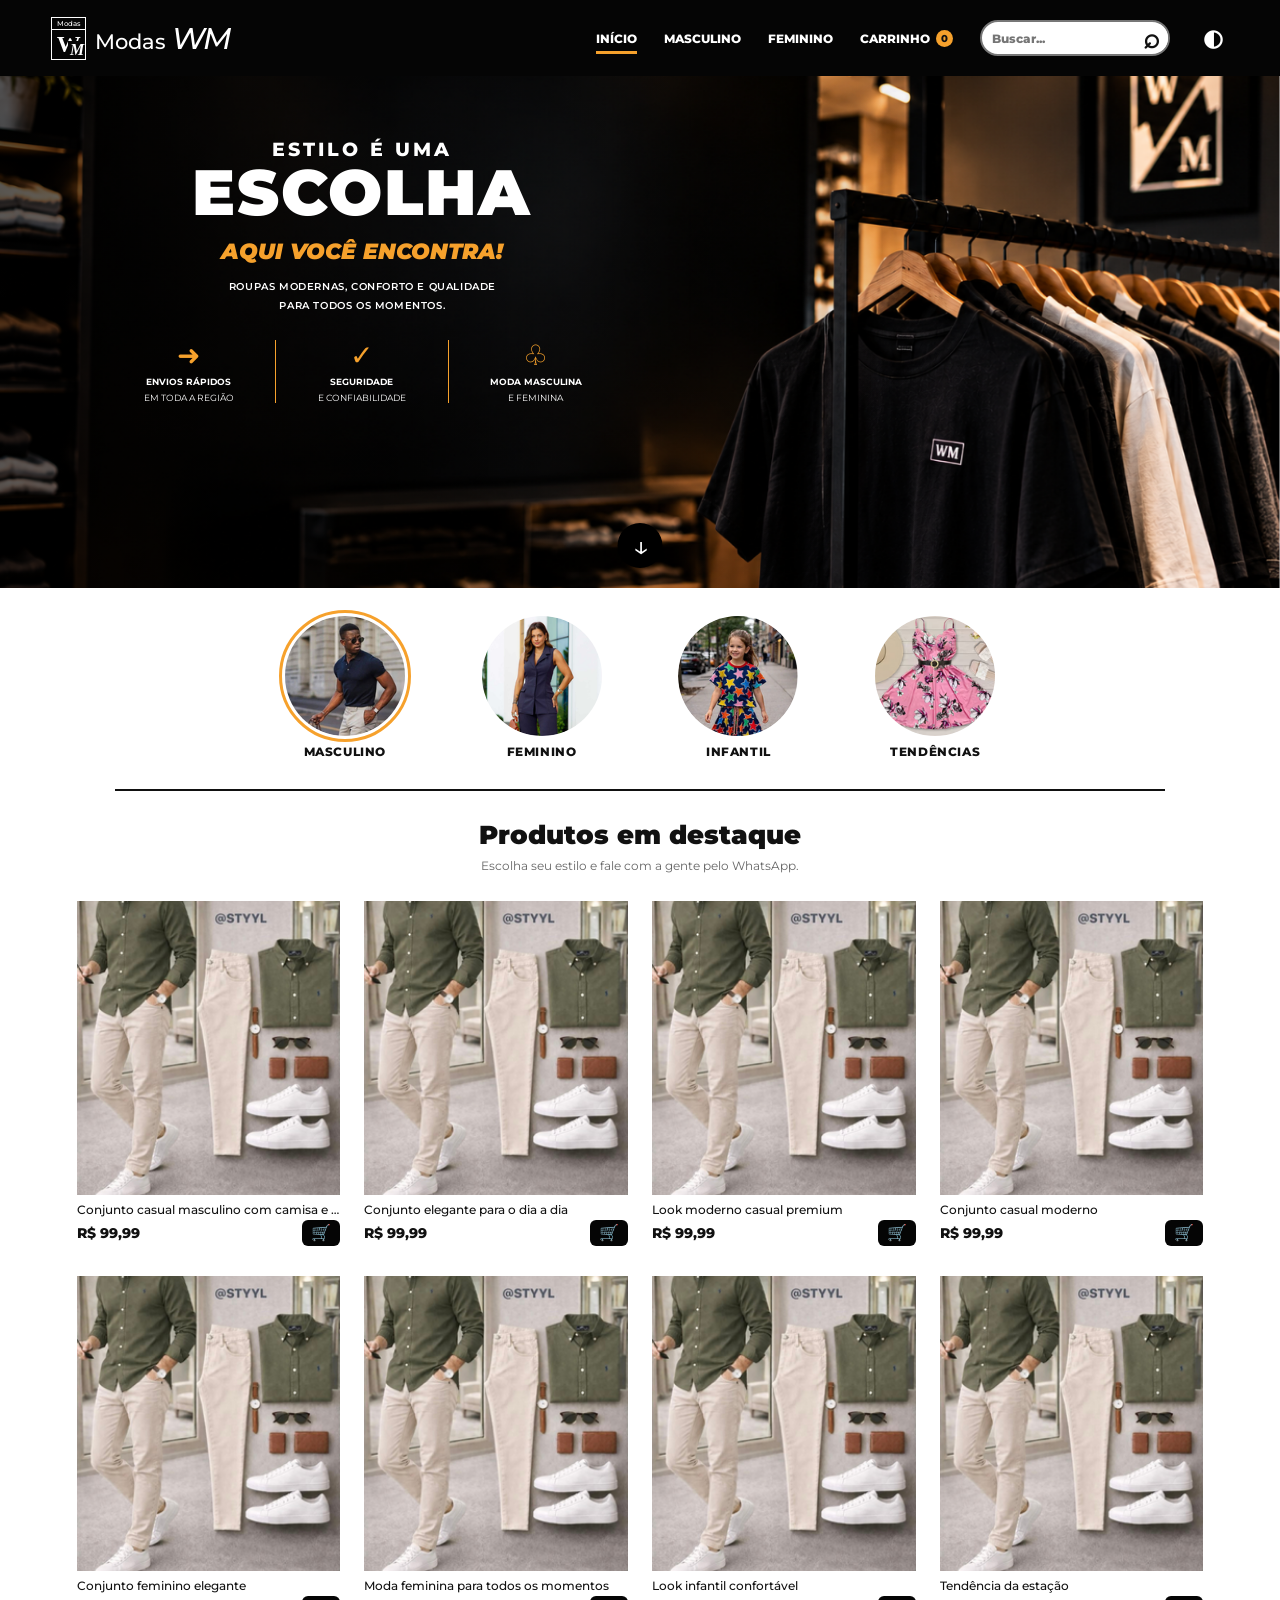
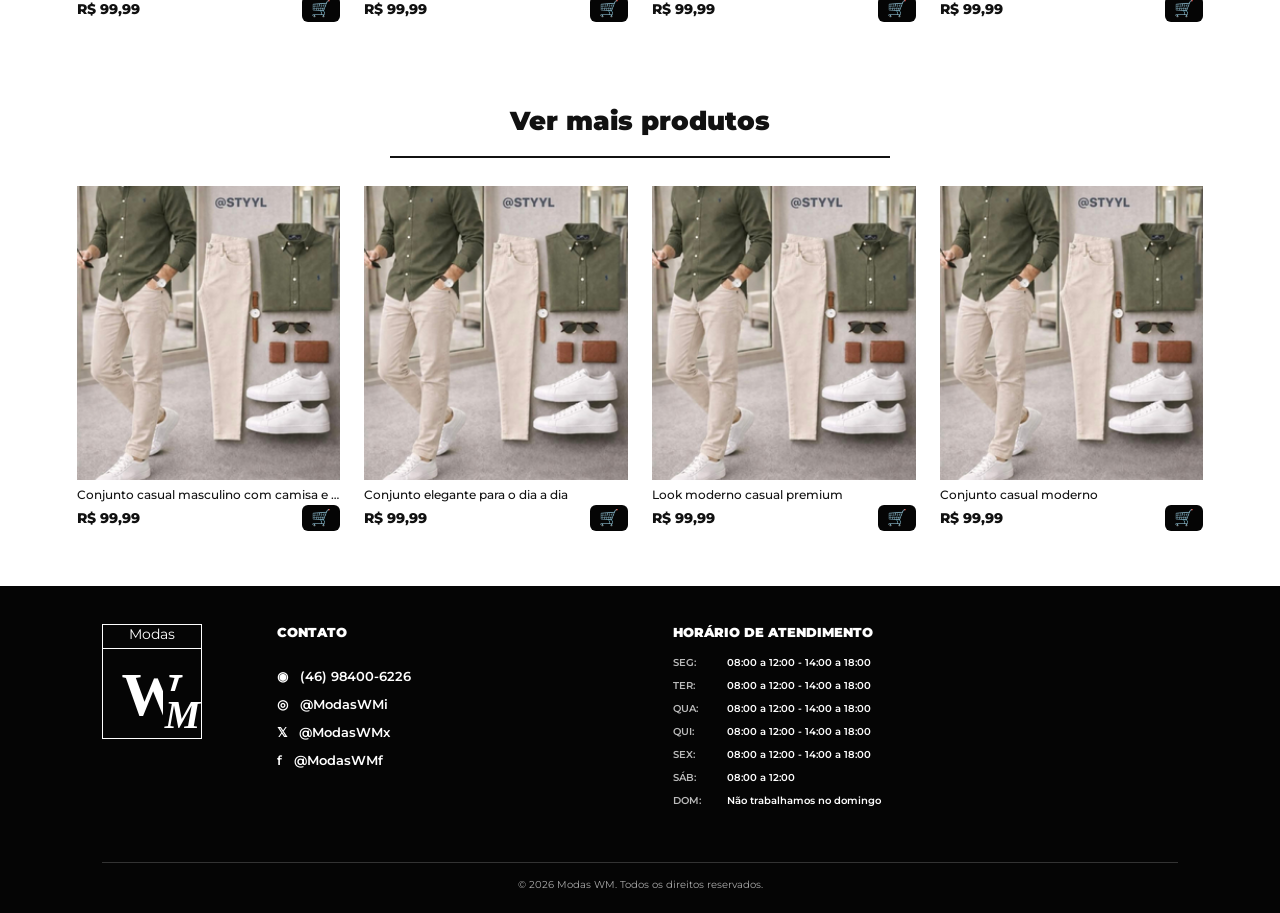
<file: index.html>
<!doctype html>
<html lang="pt-BR">
<head>
  <meta charset="utf-8">
  <meta name="viewport" content="width=device-width, initial-scale=1">
  <meta name="description" content="Modas WM — roupas modernas, conforto e qualidade para todos os momentos.">
  <title>Modas WM | Estilo é uma escolha</title>
  <link rel="preconnect" href="https://fonts.googleapis.com">
  <link rel="preconnect" href="https://fonts.gstatic.com" crossorigin>
  <link href="https://fonts.googleapis.com/css2?family=Montserrat:wght@400;500;600;700;800;900&display=swap" rel="stylesheet">
  <link rel="stylesheet" href="styles.css">
</head>
<body>
  <header class="site-header">
    <a class="brand" href="#inicio" aria-label="Modas WM - início">
      <span class="brand-mark"><small>Modas</small><b>W</b><i>M</i></span>
      <span>Modas <em>WM</em></span>
    </a>
    <button class="menu-toggle" id="menuToggle" aria-label="Abrir menu" aria-expanded="false">☰</button>
    <nav class="main-nav" id="mainNav" aria-label="Menu principal">
      <a class="nav-link active" href="#inicio">Início</a>
      <a class="nav-link" href="#produtos" data-category-link="masculino">Masculino</a>
      <a class="nav-link" href="#produtos" data-category-link="feminino">Feminino</a>
      <a class="nav-link cart-nav" href="carrinho.html">Carrinho <span id="cartCount">0</span></a>
      <label class="search-box"><input id="searchInput" type="search" placeholder="Buscar..." aria-label="Buscar produtos"><button id="searchButton" aria-label="Buscar">⌕</button></label>
      <button class="theme-toggle" id="themeToggle" aria-label="Ativar modo escuro" title="Alternar aparência">◐</button>
    </nav>
  </header>

  <main>
    <section class="hero" id="inicio" aria-label="Apresentação da loja">
      <img src="assets/loja-hero.png" alt="Interior moderno de loja de roupas com camisetas em cabides">
      <div class="hero-copy">
        <p class="eyebrow">ESTILO É UMA</p>
        <h1>ESCOLHA</h1>
        <p class="hero-highlight">AQUI VOCÊ ENCONTRA!</p>
        <p class="hero-description">ROUPAS MODERNAS, CONFORTO E QUALIDADE<br>PARA TODOS OS MOMENTOS.</p>
        <div class="benefits">
          <div><span class="benefit-icon">➜</span><b>ENVIOS RÁPIDOS</b><small>EM TODA A REGIÃO</small></div>
          <div><span class="benefit-icon">✓</span><b>SEGURIDADE</b><small>E CONFIABILIDADE</small></div>
          <div><span class="benefit-icon">♧</span><b>MODA MASCULINA</b><small>E FEMININA</small></div>
        </div>
      </div>
      <a class="scroll-cue" href="#categorias" aria-label="Descer para categorias">↓</a>
    </section>

    <section class="category-section" id="categorias" aria-label="Categorias">
      <div class="category-list">
        <button class="category-card selected" data-category="todos"><img src="assets/categoria-masculino.png" alt=""><span>Masculino</span></button>
        <button class="category-card" data-category="feminino"><img src="assets/categoria-feminino.png" alt=""><span>Feminino</span></button>
        <button class="category-card" data-category="infantil"><img src="assets/categoria-infantil.png" alt=""><span>Infantil</span></button>
        <button class="category-card" data-category="tendencias"><img src="assets/categoria-tendencias.png" alt=""><span>Tendências</span></button>
      </div>
      <div class="category-rule"></div>
    </section>

    <section class="products-section" id="produtos">
      <div class="section-heading">
        <h2 id="productsHeading">Produtos em destaque</h2>
        <p>Escolha seu estilo e fale com a gente pelo WhatsApp.</p>
      </div>
      <div class="product-grid" id="productGrid" aria-live="polite"></div>
      <p class="no-results hidden" id="noResults">Nenhum produto encontrado. Tente outra busca.</p>
    </section>



    <section class="more-products">
      <div class="section-heading">
        <h2>Ver mais produtos</h2>
        <div class="heading-rule"></div>
      </div>
      <div class="product-grid" id="moreProductGrid"></div>
    </section>
  </main>

  <footer class="site-footer">
    <a class="footer-brand" href="#inicio"><span class="brand-mark"><small>Modas</small><b>W</b><i>M</i></span></a>
    <div class="footer-contact">
      <h3>CONTATO</h3>
      <a href="https://wa.me/5546984006226" target="_blank" rel="noopener">◉ &nbsp; (46) 98400-6226</a>
      <a href="https://instagram.com/ModasWMi" target="_blank" rel="noopener">◎ &nbsp; @ModasWMi</a>
      <a href="https://x.com/ModasWMx" target="_blank" rel="noopener">𝕏 &nbsp; @ModasWMx</a>
      <a href="https://facebook.com/ModasWMf" target="_blank" rel="noopener">f &nbsp; @ModasWMf</a>
    </div>
    <div class="opening-hours">
      <h3>HORÁRIO DE ATENDIMENTO</h3>
      <p><span>SEG:</span> 08:00 a 12:00 - 14:00 a 18:00</p>
      <p><span>TER:</span> 08:00 a 12:00 - 14:00 a 18:00</p>
      <p><span>QUA:</span> 08:00 a 12:00 - 14:00 a 18:00</p>
      <p><span>QUI:</span> 08:00 a 12:00 - 14:00 a 18:00</p>
      <p><span>SEX:</span> 08:00 a 12:00 - 14:00 a 18:00</p>
      <p><span>SÁB:</span> 08:00 a 12:00</p>
      <p><span>DOM:</span> Não trabalhamos no domingo</p>
    </div>
    <p class="copyright">© <span id="year"></span> Modas WM. Todos os direitos reservados.</p>
  </footer>

  <dialog class="product-dialog" id="productDialog">
    <button class="dialog-close" id="dialogClose" aria-label="Fechar">×</button>
    <div class="dialog-content">
      <div class="dialog-image-wrap"><img id="dialogImage" src="assets/look-masculino.png" alt="Produto selecionado"></div>
      <div class="dialog-details">
        <p class="dialog-kicker">MODAS WM</p>
        <h2 id="dialogName"></h2>
        <p class="dialog-price" id="dialogPrice"></p>
        <label class="field-label" for="sizeSelect">Tamanho:</label>
        <div class="size-options" id="sizeOptions">
          <button type="button" data-size="P">P</button><button type="button" data-size="M">M</button><button type="button" data-size="G">G</button><button type="button" data-size="GG">GG</button><button type="button" data-size="EG">EG</button>
        </div>
        <p class="field-label">Cor:</p>
        <div class="color-options" id="colorOptions">
          <button type="button" class="color-swatch chosen" data-color="Azul" style="--swatch:#3436a0" aria-label="Azul"></button>
          <button type="button" class="color-swatch" data-color="Branco" style="--swatch:#fff" aria-label="Branco"></button>
          <button type="button" class="color-swatch" data-color="Bege" style="--swatch:#d7c9c2" aria-label="Bege"></button>
          <button type="button" class="color-swatch" data-color="Cinza" style="--swatch:#9f9692" aria-label="Cinza"></button>
          <button type="button" class="color-swatch" data-color="Oliva" style="--swatch:#77715d" aria-label="Oliva"></button>
          <button type="button" class="color-swatch" data-color="Preto" style="--swatch:#4b494e" aria-label="Preto"></button>
        </div>
        <label class="field-label" for="quantityInput">Quantidade:</label>
        <input class="quantity-input" id="quantityInput" type="number" min="1" max="20" value="1">
        <button class="button button-dark add-dialog-button" id="addDialogButton">Adicionar no carrinho</button>
      </div>
    </div>
  </dialog>
  <div class="toast" id="toast" role="status" aria-live="polite"></div>
  <script src="script.js"></script>
</body>
</html>
</file>
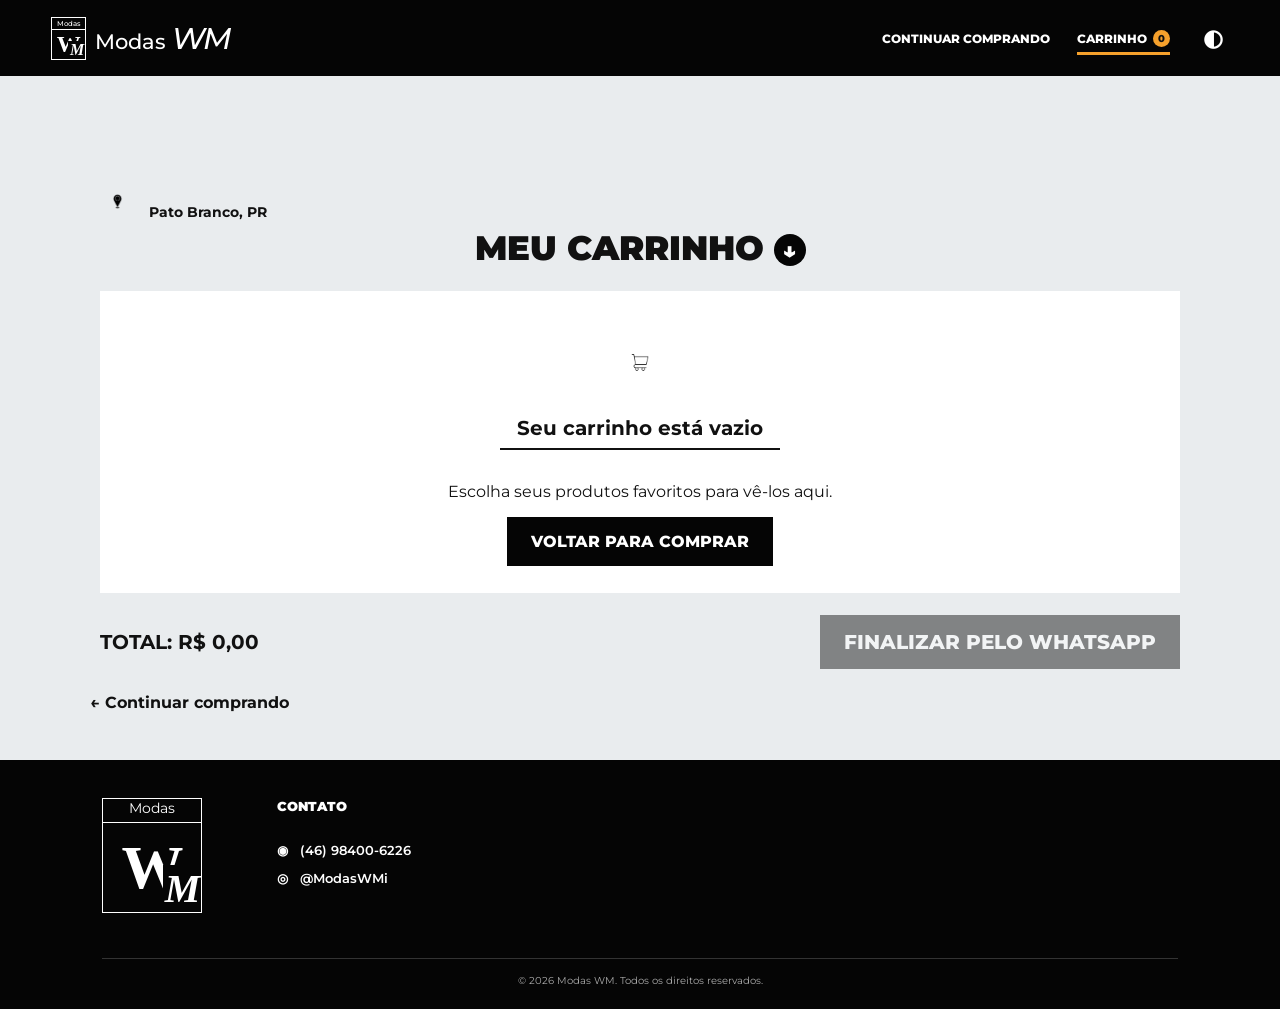
<file: carrinho.html>
<!doctype html>
<html lang="pt-BR">
<head>
  <meta charset="utf-8">
  <meta name="viewport" content="width=device-width, initial-scale=1">
  <meta name="description" content="Confira seu pedido na Modas WM e finalize pelo WhatsApp.">
  <title>Meu carrinho | Modas WM</title>
  <link rel="preconnect" href="https://fonts.googleapis.com">
  <link rel="preconnect" href="https://fonts.gstatic.com" crossorigin>
  <link href="https://fonts.googleapis.com/css2?family=Montserrat:wght@400;500;600;700;800;900&display=swap" rel="stylesheet">
  <link rel="stylesheet" href="styles.css">
</head>
<body>
  <header class="site-header">
    <a class="brand" href="index.html" aria-label="Modas WM - início"><span class="brand-mark"><small>Modas</small><b>W</b><i>M</i></span><span>Modas <em>WM</em></span></a>
    <nav class="main-nav" aria-label="Menu principal">
      <a class="nav-link" href="index.html">Continuar comprando</a>
      <a class="nav-link active cart-nav" href="carrinho.html">Carrinho <span id="cartCount">0</span></a>
      <button class="theme-toggle" id="themeToggle" aria-label="Ativar modo escuro" title="Alternar aparência">◐</button>
    </nav>
  </header>
  <main class="cart-page-main">
    <section class="cart-section" id="carrinho">
      <div class="location-line"><span><img class="localizacao" src="assets/localizacao.png" alt=""></span> Pato Branco, PR</div>
      <h1 class="cart-title">MEU CARRINHO <span class="down-icon">↓</span></h1>
      <div class="cart-panel" id="cartPanel"><img class="" src="assets/carrinho-vazio.png" alt=""></div>
      <div class="cart-total-row"><strong>TOTAL: <span id="cartTotal">R$ 0,00</span></strong><button class="button button-dark" id="checkoutButton">Finalizar pelo WhatsApp</button></div>
      <a class="cart-continue-link" href="index.html#produtos">← Continuar comprando</a>
    </section>
  </main>
  <footer class="site-footer">
    <a class="footer-brand" href="index.html"><span class="brand-mark"><small>Modas</small><b>W</b><i>M</i></span></a>
    <div class="footer-contact"><h3>CONTATO</h3><a href="https://wa.me/5546984006226" target="_blank" rel="noopener">◉ &nbsp; (46) 98400-6226</a><a href="https://instagram.com/ModasWMi" target="_blank" rel="noopener">◎ &nbsp; @ModasWMi</a></div>
    <p class="copyright">© <span id="year"></span> Modas WM. Todos os direitos reservados.</p>
  </footer>
  <div class="toast" id="toast" role="status" aria-live="polite"></div>
  <script src="carrinho.js"></script>
</body>
</html>
</file>
<file: styles.css>
/* Modas WM — estilos responsivos */
/* 1. Variáveis globais e configuração base */
:root {
    --accent: #f6a12c;
    --bg: #fff;
    --surface: #fff;
    --text: #111;
    --muted: #666;
    --line: #111;
    --header: #050505;
    --footer: #050505;
    --shadow: 0 14px 40px rgba(0,0,0,.14)
}

/* 2. Reset, tipografia e corpo da página */
* {
    box-sizing: border-box
}

html {
    scroll-behavior: smooth;
    scroll-padding-top: 82px
}

body {
    margin: 0;
    font-family: Montserrat,Arial,sans-serif;
    background: var(--bg);
    color: var(--text);
    transition: background .25s,color .25s
}

body.dark {
    --bg: #151515;
    --surface: #202020;
    --text: #f6f6f6;
    --muted: #bcbcbc;
    --line: #eee;
    --shadow: 0 14px 40px rgba(0,0,0,.35)
}

button,input {
    font: inherit
}

button,a {
    -webkit-tap-highlight-color: transparent
}

a {
    color: inherit;
    text-decoration: none
}

/* 3. Cabeçalho, marca e navegação */
.site-header {
    height: 76px;
    background: var(--header);
    color: white;
    display: flex;
    align-items: center;
    justify-content: space-between;
    padding: 0 clamp(18px,4vw,56px);
    gap: 28px;
    position: sticky;
    top: 0;
    z-index: 20
}

/* 4. Logotipo */
.brand {
    display: flex;
    align-items: center;
    gap: 9px;
    font-size: 21px;
    font-weight: 500;
    white-space: nowrap
}

.brand em {
    font-size: 30px;
    font-weight: 500;
    letter-spacing: -2px
}

.brand-mark {
    width: 35px;
    height: 43px;
    border: 1px solid white;
    display: grid;
    grid-template-rows: 12px 1fr;
    position: relative;
    text-align: center;
    line-height: 1
}

.brand-mark small {
    font-size: 7px;
    border-bottom: 1px solid white;
    padding-top: 2px
}

.brand-mark b {
    font-family: Georgia,serif;
    font-size: 24px;
    align-self: center
}

.brand-mark i {
    position: absolute;
    right: 1px;
    bottom: 0;
    background: #050505;
    font: italic bold 16px Georgia;
    padding-left: 2px
}

/* 5. Menu de navegação */
.main-nav {
    display: flex;
    align-items: center;
    gap: clamp(12px,2.1vw,32px);
    font-size: 12px;
    font-weight: 800;
    text-transform: uppercase
}

.nav-link {
    padding: 10px 0;
    position: relative;
    white-space: nowrap
}

.nav-link:after {
    content: "";
    position: absolute;
    left: 0;
    right: 100%;
    bottom: 2px;
    height: 3px;
    background: var(--accent);
    transition: right .2s
}

.nav-link:hover:after,.nav-link.active:after {
    right: 0
}

/* 6. Carrinho no menu */
.cart-nav {
    display: flex;
    gap: 6px;
    align-items: center
}

.cart-nav span {
    font-size: 10px;
    background: var(--accent);
    color: #111;
    border-radius: 50%;
    min-width: 17px;
    height: 17px;
    display: inline-grid;
    place-items: center
}

/* 7. Campo de pesquisa e botão de tema */
.search-box {
    display: flex;
    align-items: center;
    background: #fff;
    border: 2px solid #777;
    border-radius: 20px;
    overflow: hidden;
    width: 190px;
    height: 36px
}

.search-box input {
    min-width: 0;
    width: 100%;
    border: 0;
    outline: 0;
    padding: 0 10px;
    color: #111;
    background: transparent;
    font-size: 12px
}

.search-box button {
    border: 0;
    background: white;
    color: #111;
    font-size: 28px;
    line-height: 1;
    padding: 0 8px;
    cursor: pointer
}

.theme-toggle,.menu-toggle {
    background: transparent;
    color: white;
    border: 0;
    cursor: pointer;
    font-size: 23px
}

.menu-toggle {
    display: none
}

/* 8. Banner principal (hero) */
.hero {
    height: clamp(330px,40vw,520px);
    position: relative;
    overflow: hidden;
    background: #090807;
    color: #fff
}

.hero>img {
    width: 100%;
    height: 100%;
    object-fit: cover;
    object-position: center 54%;
    display: block
}

.hero:after {
    content: "";
    position: absolute;
    inset: 0;
    background: linear-gradient(90deg,rgba(0,0,0,.65),rgba(0,0,0,.28) 42%,transparent 75%);
    pointer-events: none
}

.hero-copy {
    position: absolute;
    z-index: 1;
    left: clamp(28px,8vw,130px);
    top: 12%;
    width: min(48%,520px);
    text-align: center
}

.eyebrow {
    font-weight: 800;
    font-size: clamp(14px,1.5vw,23px);
    letter-spacing: 3px;
    margin: 0
}

.hero h1 {
    font-size: clamp(40px,5vw,76px);
    line-height: .98;
    letter-spacing: 2px;
    margin: 0;
    font-weight: 900
}

.hero-highlight {
    color: var(--accent);
    font-size: clamp(15px,1.7vw,24px);
    font-weight: 900;
    font-style: italic;
    margin: 14px 0
}

.hero-description {
    font-size: clamp(8px,.8vw,12px);
    font-weight: 600;
    line-height: 1.8;
    letter-spacing: .6px
}

/* 9. Benefícios e indicação de rolagem */
.benefits {
    display: grid;
    grid-template-columns: repeat(3,1fr);
    margin-top: 25px
}

.benefits>div {
    display: flex;
    flex-direction: column;
    align-items: center;
    gap: 5px;
    padding: 0 7px;
    border-right: 1px solid var(--accent);
    font-size: clamp(7px,.7vw,10px)
}

.benefits>div:last-child {
    border: 0
}

.benefit-icon {
    font-size: 28px;
    color: var(--accent);
    line-height: 1.1
}

.benefits small {
    font-size: inherit
}

.scroll-cue {
    position: absolute;
    z-index: 2;
    bottom: 20px;
    left: 50%;
    transform: translateX(-50%);
    display: grid;
    place-items: center;
    width: 45px;
    height: 45px;
    border-radius: 50%;
    background: #000;
    color: white;
    font-size: 29px;
    transition: transform .2s
}

.scroll-cue:hover {
    transform: translateX(-50%) translateY(3px)
}

/* 10. Categorias de produtos */
.category-section {
    padding: 28px 7% 0
}

.category-list {
    display: flex;
    justify-content: center;
    align-items: flex-start;
    gap: clamp(24px,6vw,90px)
}

.category-card {
    border: 0;
    background: transparent;
    color: var(--text);
    display: flex;
    flex-direction: column;
    align-items: center;
    gap: 8px;
    cursor: pointer;
    text-transform: uppercase;
    font-size: 12px;
    font-weight: 800;
    letter-spacing: .6px;
    padding: 0 0 12px
}

.category-card img {
    width: clamp(76px,10vw,120px);
    height: clamp(76px,10vw,120px);
    object-fit: cover;
    border-radius: 50%;
    transition: transform .2s,outline .2s
}

.category-card:hover img {
    transform: translateY(-4px)
}

.category-card.selected img {
    outline: 3px solid var(--accent);
    outline-offset: 3px
}

.category-rule {
    height: 2px;
    background: var(--line);
    max-width: 1050px;
    margin: 18px auto 0
}

/* 11. Grade e cartões de produtos */
.products-section {
    padding: 28px clamp(22px,6vw,84px) 48px
}

.section-heading {
    text-align: center;
    margin: 0 auto 28px
}

.section-heading h2 {
    font-size: clamp(20px,2vw,28px);
    margin: 0 0 8px;
    font-weight: 900
}

.section-heading p {
    color: var(--muted);
    font-size: 12px;
    margin: 0
}

.product-grid {
    display: grid;
    grid-template-columns: repeat(4,minmax(0,1fr));
    gap: 30px 24px
}

.product-card {
    min-width: 0;
    cursor: pointer;
    position: relative
}

.product-image-wrap {
    height: clamp(180px,23vw,300px);
    background: #f3f3f3;
    overflow: hidden;
    position: relative
}

.product-image {
    width: 100%;
    height: 100%;
    object-fit: cover;
    display: block;
    transition: transform .35s
}

.product-card:hover .product-image {
    transform: scale(1.045)
}

.quick-view {
    position: absolute;
    inset: auto 10px 10px 10px;
    background: rgba(0,0,0,.82);
    color: white;
    border: 0;
    padding: 10px;
    font-size: 11px;
    font-weight: 800;
    opacity: 0;
    transform: translateY(5px);
    transition: .2s;
    cursor: pointer
}

.product-card:hover .quick-view,.product-card:focus-within .quick-view {
    opacity: 1;
    transform: translateY(0)
}

.product-name {
    font-size: 12px;
    white-space: nowrap;
    overflow: hidden;
    text-overflow: ellipsis;
    margin: 7px 0 3px;
    font-weight: 500
}

.product-bottom {
    display: flex;
    justify-content: space-between;
    align-items: center;
    gap: 6px
}

.product-price {
    font-size: 14px;
    font-weight: 800
}

.product-price small {
    font-size: 11px;
    font-weight: 500
}

.mini-add {
    background: #050505;
    color: white;
    border: 0;
    border-radius: 6px;
    padding: 5px 9px;
    cursor: pointer;
    font-size: 16px;
    line-height: 1
}

.mini-add:hover {
    background: var(--accent);
    color: #111
}

.no-results {
    text-align: center;
    padding: 30px;
    color: var(--muted)
}

.hidden {
    display: none!important
}

/* 12. Carrinho: seção, painel e estado vazio */
.cart-section {
    background: #e9ecee;
    color: #111;
    padding: 24px clamp(18px,7vw,100px) 48px
}

.location-line {
    font-size: 14px;
    font-weight: 700
}

.location-line span {
    font-size: 22px
}

.cart-title {
    text-align: center;
    font-size: clamp(24px,3vw,34px);
    font-weight: 900;
    margin: 4px 0 22px
}

.down-icon {
    display: inline-grid;
    place-items: center;
    width: 32px;
    height: 32px;
    border-radius: 50%;
    background: #050505;
    color: white;
    font-size: 22px;
    vertical-align: middle
}

.cart-panel {
    background: #fff;
    max-width: 1080px;
    margin: auto;
    min-height: 260px;
    padding: 26px clamp(16px,4vw,48px);
}

.empty-cart {
    min-height: 250px;
    display: flex;
    flex-direction: column;
    align-items: center;
    justify-content: center;
    text-align: center
}

.empty-cart img {
    width: 90px;
    height: 90px;
    object-fit: contain;
    margin-bottom: 8px
}

.empty-cart h3 {
    font-size: 20px;
    margin: 0 0 16px;
    padding-bottom: 8px;
    border-bottom: 2px solid #111;
    min-width: 280px
}

/* 13. Botões e controles do carrinho */
.button {
    border: 0;
    cursor: pointer;
    font-weight: 800;
    text-transform: uppercase;
    transition: transform .15s,background .15s
}

.button:active {
    transform: scale(.98)
}

.button-dark {
    background: #050505;
    color: #fff;
    padding: 15px 24px
}

.button-dark:hover {
    background: var(--accent);
    color: #111
}

.cart-empty-return {
    min-width: 260px
}

/* 14. Itens, quantidades e total do carrinho */
.cart-items {
    display: flex;
    flex-direction: column
}

.cart-item {
    display: grid;
    grid-template-columns: 86px 1fr auto;
    gap: 18px;
    align-items: center;
    padding: 12px 0;
    border-bottom: 1px solid #bbb
}

.cart-item img {
    width: 86px;
    height: 100px;
    object-fit: cover
}

.cart-item h3 {
    font-size: 13px;
    margin: 0 0 8px
}

.cart-item p {
    font-size: 13px;
    font-weight: 800;
    margin: 0 0 8px
}

.cart-item-meta {
    font-size: 11px;
    color: #555
}

.quantity-controls {
    display: flex;
    align-items: center;
    gap: 10px;
    margin-top: 8px
}

.quantity-controls button,.remove-item {
    background: #111;
    color: #fff;
    border: 0;
    cursor: pointer;
    border-radius: 4px;
    padding: 4px 9px
}

.remove-item {
    background: transparent;
    color: #111;
    text-decoration: underline;
    font-size: 11px
}

.cart-total-row {
    max-width: 1080px;
    margin: 22px auto 0;
    display: flex;
    align-items: center;
    justify-content: space-between;
    gap: 15px;
    font-size: 20px
}

/* 15. Mais produtos e divisores de seção */
.more-products {
    padding: 35px clamp(22px,6vw,84px) 55px;
    background: var(--surface)
}

.heading-rule {
    height: 2px;
    background: var(--line);
    width: min(500px,80%);
    margin: 20px auto 0
}

/* 16. Rodapé e informações da loja */
.site-footer {
    background: var(--footer);
    color: white;
    padding: 38px clamp(24px,8vw,115px) 22px;
    display: grid;
    grid-template-columns: 140px 1fr 1.4fr;
    gap: 35px;
    align-items: start
}

.footer-brand .brand-mark {
    width: 100px;
    height: 115px;
    grid-template-rows: 24px 1fr
}

.footer-brand .brand-mark small {
    font-size: 14px
}

.footer-brand .brand-mark b {
    font-size: 62px
}

.footer-brand .brand-mark i {
    font-size: 40px
}

.site-footer h3 {
    font-size: 13px;
    margin: 0 0 16px;
    font-weight: 900
}

.footer-contact {
    display: flex;
    flex-direction: column;
    gap: 12px;
    font-size: 13px;
    font-weight: 600
}

.footer-contact a:hover {
    color: var(--accent)
}

.opening-hours p {
    display: grid;
    grid-template-columns: 44px 1fr;
    gap: 10px;
    font-size: 10px;
    margin: 0 0 10px;
    font-weight: 600
}

.opening-hours p span {
    color: #bbb
}

.copyright {
    grid-column: 1/-1;
    border-top: 1px solid #333;
    padding-top: 15px;
    margin: 10px 0 0;
    text-align: center;
    color: #aaa;
    font-size: 10px
}

/* 17. Janela modal de detalhes do produto */
.product-dialog {
    width: min(900px,calc(100% - 28px));
    max-width: 900px;
    border: 0;
    padding: 0;
    background: var(--surface);
    color: var(--text);
    box-shadow: var(--shadow);
    max-height: 92vh;
    overflow: auto
}

.product-dialog::backdrop {
    background: rgba(0,0,0,.72);
    backdrop-filter: blur(3px)
}

.dialog-close {
    position: absolute;
    right: 12px;
    top: 8px;
    border: 0;
    background: #050505;
    color: white;
    border-radius: 50%;
    width: 34px;
    height: 34px;
    font-size: 25px;
    cursor: pointer;
    z-index: 1
}

.dialog-content {
    display: grid;
    grid-template-columns: 1fr 1fr;
    gap: 28px;
    padding: 36px
}

.dialog-image-wrap {
    min-height: 400px;
    background: #eee
}

.dialog-image-wrap img {
    width: 100%;
    height: 100%;
    max-height: 590px;
    object-fit: cover;
    display: block
}

.dialog-details {
    padding: 12px 0;
    align-self: center
}

.dialog-kicker {
    color: var(--accent);
    font-size: 11px;
    font-weight: 900;
    letter-spacing: 2px
}

.dialog-details h2 {
    font-size: clamp(19px,2.2vw,26px);
    line-height: 1.35;
    margin: 8px 0 16px
}

.dialog-price {
    font-size: 29px;
    font-weight: 900;
    margin: 0 0 25px
}

.field-label {
    display: block;
    font-size: 12px;
    font-weight: 800;
    margin: 18px 0 9px
}

.size-options,.color-options {
    display: flex;
    gap: 9px;
    flex-wrap: wrap
}

.size-options button {
    background: transparent;
    border: 1px solid #999;
    border-radius: 20px;
    padding: 5px 13px;
    cursor: pointer;
    color: var(--text);
    font-size: 12px
}

.size-options button.chosen {
    background: #111;
    color: white;
    border-color: #111
}

.color-swatch {
    width: 34px;
    height: 34px;
    border-radius: 50%;
    border: 1px solid #777;
    background: var(--swatch);
    cursor: pointer;
    outline: 0;
    outline-offset: 3px
}

.color-swatch.chosen {
    outline: 2px solid var(--accent)
}

.quantity-input {
    width: 76px;
    padding: 9px;
    border: 1px solid #999;
    background: var(--surface);
    color: var(--text);
    border-radius: 4px
}

.add-dialog-button {
    display: block;
    width: 100%;
    margin-top: 24px;
    padding: 18px 12px;
    text-transform: none;
    font-size: 15px
}

/* 18. Avisos temporários (toast) */
.toast {
    position: fixed;
    z-index: 50;
    bottom: 22px;
    left: 50%;
    transform: translate(-50%,20px);
    background: #111;
    color: #fff;
    padding: 13px 20px;
    border-radius: 8px;
    box-shadow: var(--shadow);
    font-size: 13px;
    font-weight: 700;
    opacity: 0;
    pointer-events: none;
    transition: .25s
}

.toast.show {
    opacity: 1;
    transform: translate(-50%*0)
}

@media(max-width:900px) {
    .site-header {
        gap: 12px
    }

    .main-nav {
        gap: 13px
    }

    .search-box {
        width: 150px
    }

    .product-grid {
        gap: 24px 16px
    }

    .product-image-wrap {
        height: clamp(160px,28vw,260px)
    }

    .site-footer {
        grid-template-columns: 100px 1fr 1.5fr;
        gap: 22px;
        padding-left: 5%;
        padding-right: 5%
    }

    .hero-copy {
        left: 5%;
        width: 48%
    }
}

@media(max-width:650px) {
    .site-header {
        height: 66px;
        padding: 0 16px
    }

    .brand {
        font-size: 17px
    }

    .brand em {
        font-size: 25px
    }

    .brand-mark {
        width: 30px;
        height: 37px
    }

    .menu-toggle {
        display: block;
        margin-left: auto
    }

    .main-nav {
        display: none;
        position: absolute;
        top: 66px;
        left: 0;
        right: 0;
        background: #050505;
        padding: 20px;
        align-items: stretch;
        flex-direction: column;
        gap: 9px
    }

    .main-nav.open {
        display: flex
    }

    .nav-link {
        padding: 10px 0
    }

    .search-box {
        width: 100%;
        height: 40px
    }

    .theme-toggle {
        align-self: flex-start
    }

    .hero {
        height: 440px
    }

    .hero>img {
        object-position: 62% center
    }

    .hero:after {
        background: linear-gradient(90deg,rgba(0,0,0,.8),rgba(0,0,0,.42) 75%,rgba(0,0,0,.15))
    }

    .hero-copy {
        left: 5%;
        top: 12%;
        width: 70%;
        max-width: 350px
    }

    .hero h1 {
        font-size: 48px
    }

    .hero-highlight {
        font-size: 15px
    }

    .hero-description {
        font-size: 9px
    }

    .benefits {
        margin-top: 30px
    }

    .benefits>div {
        font-size: 7px
    }

    .benefit-icon {
        font-size: 23px
    }

    .category-section {
        padding: 24px 15px 0
    }

    .category-list {
        gap: 12px;
        justify-content: space-between
    }

    .category-card {
        font-size: 9px;
        letter-spacing: 0
    }

    .category-card img {
        width: clamp(58px,18vw,88px);
        height: clamp(58px,18vw,88px)
    }

    .products-section {
        padding: 25px 15px 36px
    }

    .section-heading {
        margin-bottom: 22px
    }

    .section-heading p {
        font-size: 11px
    }

    .product-grid {
        grid-template-columns: repeat(2,minmax(0,1fr));
        gap: 24px 13px
    }

    .product-image-wrap {
        height: clamp(190px,60vw,330px)
    }

    .product-name {
        font-size: 11px
    }

    .product-price {
        font-size: 13px
    }

    .quick-view {
        opacity: 1;
        transform: none;
        font-size: 10px;
        padding: 7px
    }

    .cart-section {
        padding: 22px 14px 32px
    }

    .cart-panel {
        padding: 15px;
        min-height: 240px
    }

    .cart-empty-return {
        min-width: 0;
        width: 100%;
        max-width: 270px
    }

    .empty-cart h3 {
        min-width: 0;
        width: 100%;
        font-size: 17px
    }

    .cart-total-row {
        font-size: 16px;
        align-items: stretch;
        flex-direction: column
    }

    .cart-total-row .button {
        width: 100%
    }

    .cart-item {
        grid-template-columns: 65px 1fr;
        gap: 12px
    }

    .cart-item img {
        width: 65px;
        height: 85px
    }

    .cart-item>.remove-item {
        grid-column: 2;
        justify-self: start
    }

    .site-footer {
        grid-template-columns: 1fr 1fr;
        gap: 28px 20px;
        padding: 30px 22px 20px
    }

    .footer-brand {
        grid-column: 1/-1
    }

    .footer-brand .brand-mark {
        width: 70px;
        height: 80px;
        grid-template-rows: 18px 1fr
    }

    .footer-brand .brand-mark small {
        font-size: 10px
    }

    .footer-brand .brand-mark b {
        font-size: 43px
    }

    .footer-brand .brand-mark i {
        font-size: 28px
    }

    .site-footer h3 {
        font-size: 11px
    }

    .footer-contact {
        font-size: 11px;
        gap: 12px
    }

    .opening-hours {
        grid-column: 1/-1
    }

    .opening-hours p {
        font-size: 10px;
        grid-template-columns: 40px 1fr
    }

    .dialog-content {
        grid-template-columns: 1fr;
        gap: 18px;
        padding: 18px
    }

    .dialog-image-wrap {
        min-height: 0;
        height: min(55vh,360px)
    }

    .dialog-details {
        padding: 0
    }

    .dialog-details h2 {
        font-size: 20px
    }

    .dialog-price {
        font-size: 25px;
        margin-bottom: 15px
    }

    .add-dialog-button {
        margin-top: 18px
    }

    .copyright {
        font-size: 9px
    }
}

/* 21. Página de carrinho separada */
.cart-page-main {
    min-height: 55vh;
}

.cart-page-main .cart-section {
    padding-top: clamp(45px, 7vw, 90px);
}

.localizacao {
    margin: auto 0;
    width: 5%;
    margin-top: 20px;
}
 
.cart-continue-link {
    display: inline-block;
    margin-top: 24px;
    color: var(--text, #171717);
    text-decoration: none;
    font-weight: 700;
}

.cart-item-info {
    flex: 1;
    min-width: 0;
}

#checkoutButton:disabled {
    opacity: .45;
    cursor: not-allowed;
}
</file>
